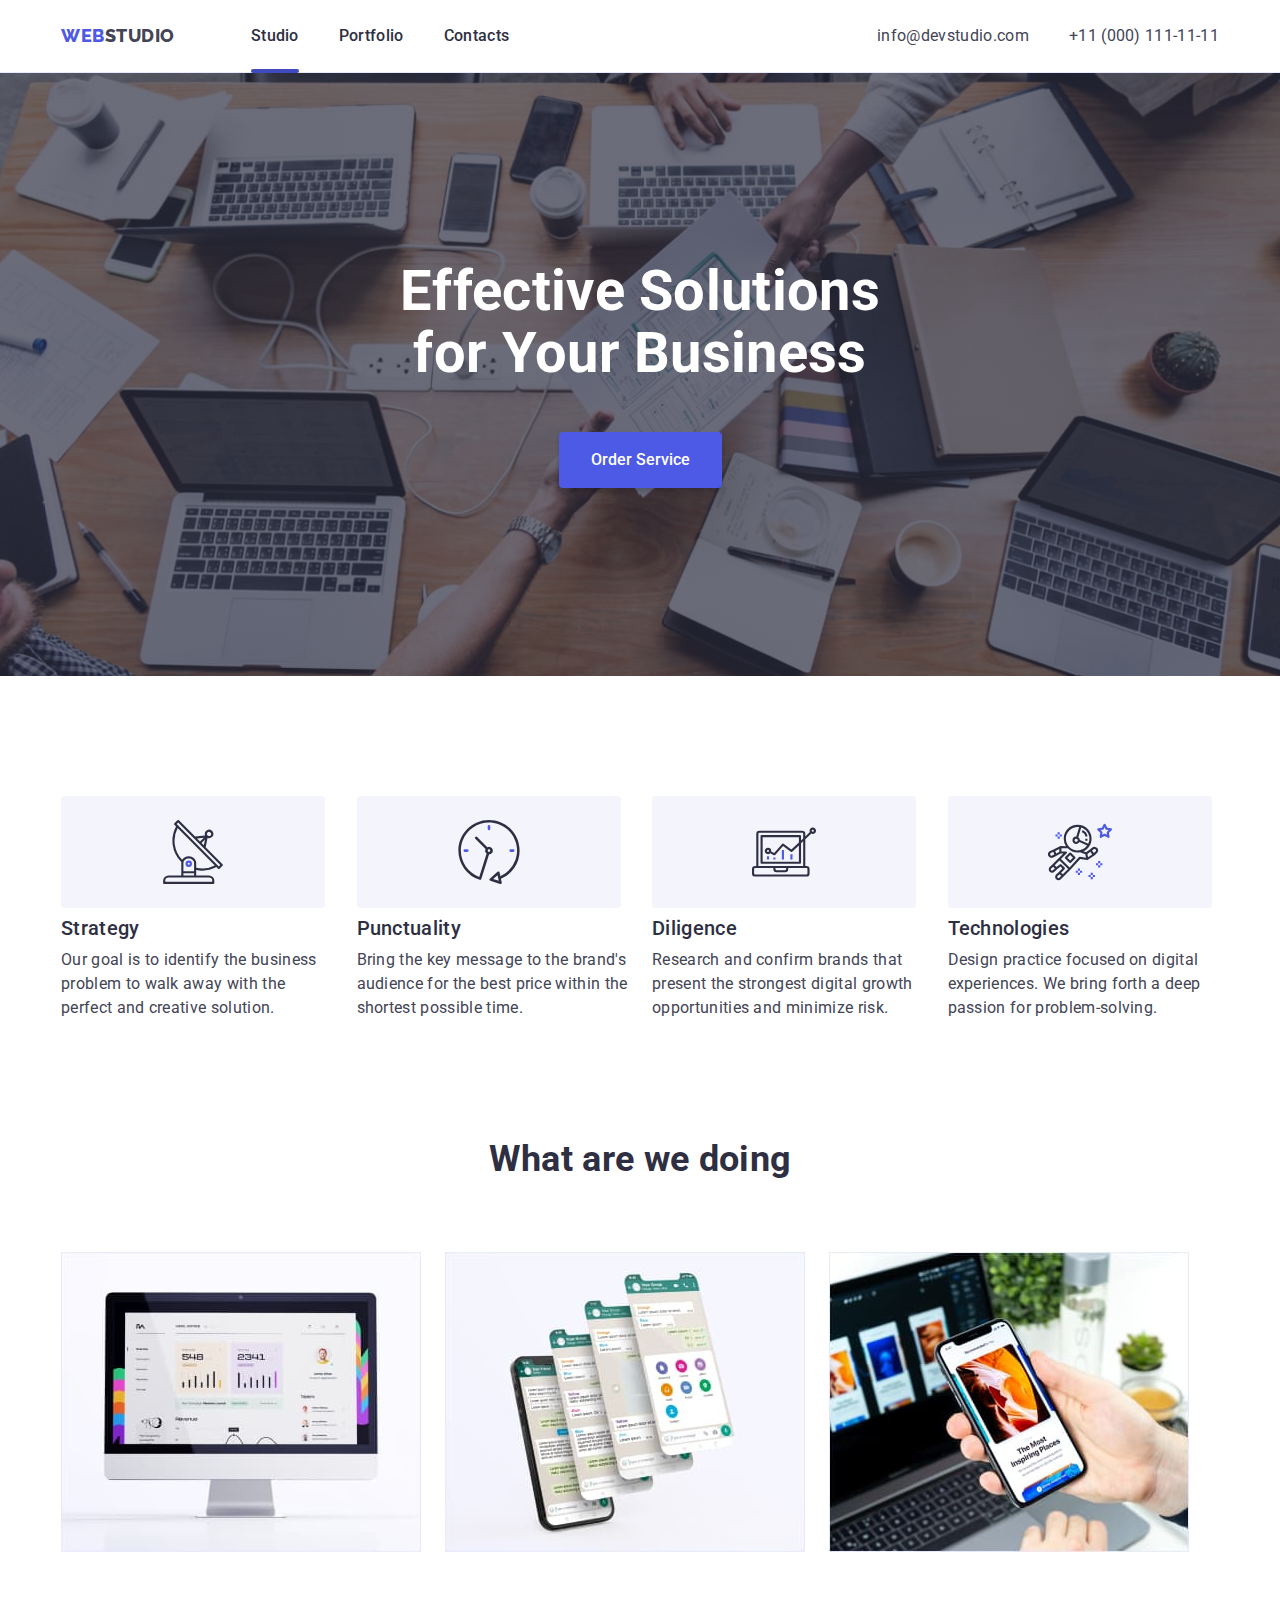
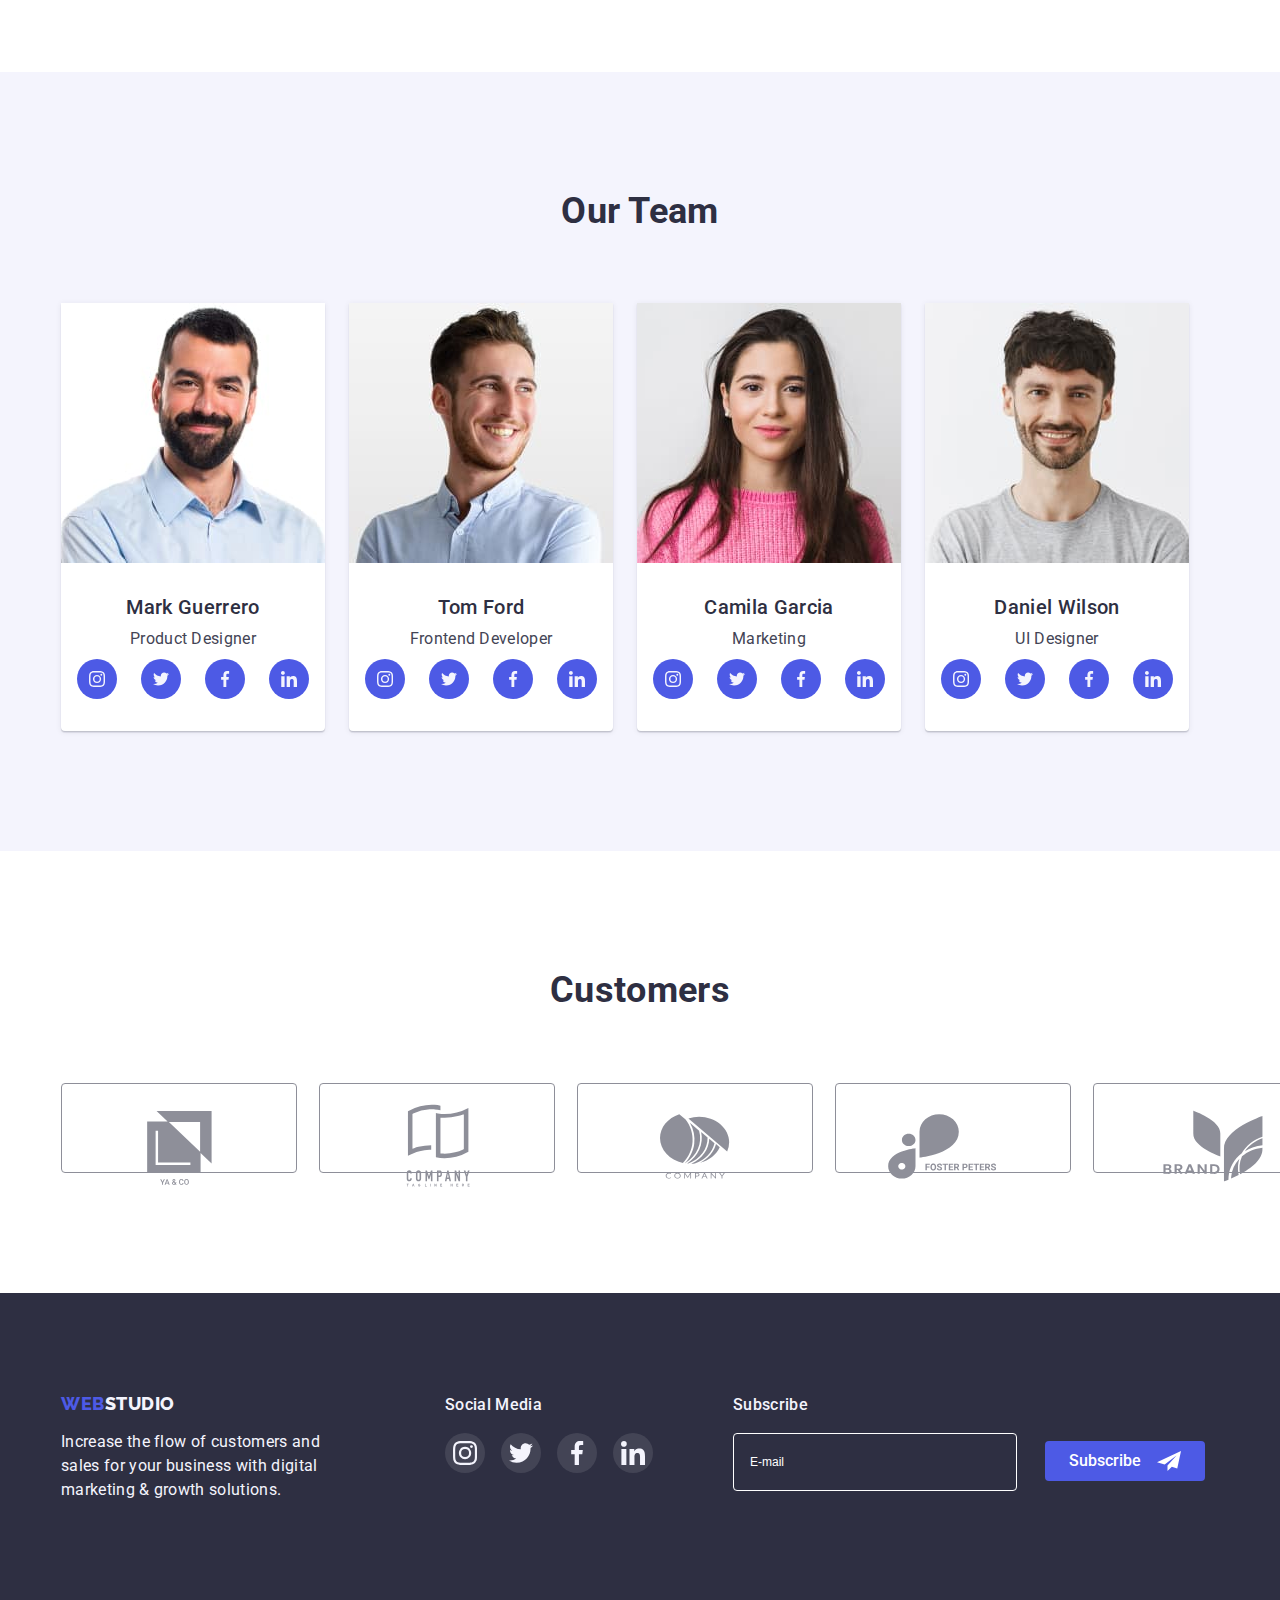
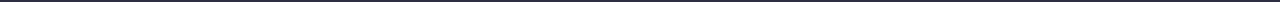
<file: index.html>
<!DOCTYPE html>
<html lang="en">
  <head>
    <meta charset="UTF-8" />
    <meta http-equiv="X-UA-Compatible" content="IE=edge" />
    <meta name="viewport" content="width=device-width, initial-scale=1.0" />
    <link
      href="https://fonts.googleapis.com/css2?family=Raleway:wght@800&family=Roboto:wght@400;500;700&display=swap"
      rel="stylesheet"
    />
    <link
      rel="stylesheet"
      href="https://cdnjs.cloudflare.com/ajax/libs/modern-normalize/1.1.0/modern-normalize.min.css"
      integrity="sha512-wpPYUAdjBVSE4KJnH1VR1HeZfpl1ub8YT/NKx4PuQ5NmX2tKuGu6U/JRp5y+Y8XG2tV+wKQpNHVUX03MfMFn9Q=="
      crossorigin="anonymous"
      referrerpolicy="no-referrer"
    />
    <link rel="stylesheet" href="./css/styles.css" />
    <title>Studio</title>
  </head>
  <body>
    <!-- Header Section - Done -->
    <header class="header-section">
      <div class="container">
        <div class="header-container">
          <nav class="navigation-tabs">
            <a href="./index.html" class="web-studio-title top-logo"
              ><span class="web-color">WEB</span>STUDIO</a
            >
            <ul class="tabs-list">
              <li>
                <a href="./index.html" class="tab-item active">Studio</a>
              </li>
              <li>
                <a href="./portfolio.html" class="tab-item tab-item-portfolio"
                  >Portfolio</a
                >
              </li>
              <li><a href="#" class="tab-item">Contacts</a></li>
            </ul>
          </nav>
          <address class="address">
            <ul class="address-list">
              <li>
                <a href="mailto:info@devstudio.com" class="address-item"
                  >info@devstudio.com</a
                >
              </li>
              <li>
                <a href="tel:+110001111111" class="address-item"
                  >+11 (000) 111-11-11</a
                >
              </li>
            </ul>
          </address>
        </div>
      </div>
    </header>
    <!-- Main Section - Unique -->
    <main class="main-container">
      <!-- Hero Section - Done -->
      <section class="hero-section overlay">
        <div class="hero-container">
          <h1 class="h1-title">Effective Solutions for Your Business</h1>
          <button type="button" class="button hero-button" data-modal-open>
            Order Service
          </button>
        </div>
        <div class=""></div>
      </section>
      <!-- Features Section - Done -->
      <section class="features-section">
        <div class="container">
          <h2 class="visually-hidden">Features</h2>
          <ul class="feature-list">
            <li class="feature-item">
              <div class="feature-icon-container">
                <svg class="feature-icon">
                  <use href="./images/icons.svg#strategy"></use>
                </svg>
              </div>
              <h3 class="h3-title">Strategy</h3>
              <p>
                Our goal is to identify the business problem to walk away with
                the perfect and creative solution.
              </p>
            </li>
            <li class="feature-item">
              <div class="feature-icon-container">
                <svg class="feature-icon">
                  <use href="./images/icons.svg#punctuality"></use>
                </svg>
              </div>
              <h3 class="h3-title">Punctuality</h3>
              <p>
                Bring the key message to the brand's audience for the best price
                within the shortest possible time.
              </p>
            </li>
            <li class="feature-item">
              <div class="feature-icon-container">
                <svg class="feature-icon">
                  <use href="./images/icons.svg#diligence"></use>
                </svg>
              </div>
              <h3 class="h3-title">Diligence</h3>
              <p>
                Research and confirm brands that present the strongest digital
                growth opportunities and minimize risk.
              </p>
            </li>
            <li class="feature-item">
              <div class="feature-icon-container">
                <svg class="feature-icon">
                  <use href="./images/icons.svg#technologies"></use>
                </svg>
              </div>
              <h3 class="h3-title">Technologies</h3>
              <p>
                Design practice focused on digital experiences. We bring forth a
                deep passion for problem-solving.
              </p>
            </li>
          </ul>
        </div>
      </section>
      <!-- What Are We Doing Section - Done -->
      <section class="waw-doing-section">
        <div class="container">
          <h2 class="h2-title">What are we doing</h2>
          <ul class="work-list">
            <li class="work-item">
              <img
                src="./images/what-are-we-doing/1st-pic.jpg"
                alt="1st pic"
                width="360"
                height="300"
              />
            </li>
            <li class="work-item">
              <img
                src="./images/what-are-we-doing/2nd-pic.jpg"
                alt="2nd pic"
                width="360"
                height="300"
              />
            </li>
            <li class="work-item">
              <img
                src="./images/what-are-we-doing/3d-pic.jpg"
                alt="3d pic"
                width="360"
                height="300"
              />
            </li>
          </ul>
        </div>
      </section>
      <!-- Our Team Section -->
      <section class="our-team-section">
        <div class="container">
          <h2 class="h2-title">Our Team</h2>
          <ul class="team-list">
            <li class="team-item">
              <img
                class="team-img"
                src="./images/our-team/1-mark-photo.jpg"
                alt="Mark Guerrero"
                width="264"
                height="260"
              />
              <div class="team-desc">
                <h3 class="h3-title">Mark Guerrero</h3>
                <p class="text-section">Product Designer</p>
                <ul class="team-socials">
                  <li>
                    <a class="social-link team-link" href="#">
                      <svg class="team-icon">
                        <use href="./images/icons.svg#instagram"></use>
                      </svg>
                    </a>
                  </li>
                  <li>
                    <a class="social-link team-link" href="#">
                      <svg class="team-icon">
                        <use href="./images/icons.svg#twitter"></use>
                      </svg>
                    </a>
                  </li>
                  <li>
                    <a class="social-link team-link" href="#">
                      <svg class="team-icon">
                        <use href="./images/icons.svg#facebook"></use>
                      </svg>
                    </a>
                  </li>
                  <li>
                    <a class="social-link team-link" href="#">
                      <svg class="team-icon">
                        <use href="./images/icons.svg#linkedin"></use>
                      </svg>
                    </a>
                  </li>
                </ul>
              </div>
            </li>
            <li class="team-item">
              <img
                class="team-img"
                src="./images/our-team/2-tom-photo.jpg"
                alt="Tom Ford"
                width="264"
                height="260"
              />
              <div class="team-desc">
                <h3 class="h3-title">Tom Ford</h3>
                <p class="text-section">Frontend Developer</p>
                <ul class="team-socials">
                  <li>
                    <a class="social-link team-link" href="#">
                      <svg class="team-icon">
                        <use href="./images/icons.svg#instagram"></use>
                      </svg>
                    </a>
                  </li>
                  <li>
                    <a class="social-link team-link" href="#">
                      <svg class="team-icon">
                        <use href="./images/icons.svg#twitter"></use>
                      </svg>
                    </a>
                  </li>
                  <li>
                    <a class="social-link team-link" href="#">
                      <svg class="team-icon">
                        <use href="./images/icons.svg#facebook"></use>
                      </svg>
                    </a>
                  </li>
                  <li>
                    <a class="social-link team-link" href="#">
                      <svg class="team-icon">
                        <use href="./images/icons.svg#linkedin"></use>
                      </svg>
                    </a>
                  </li>
                </ul>
              </div>
            </li>
            <li class="team-item">
              <img
                class="team-img"
                src="./images/our-team/3-camila-photo.jpg"
                alt="Camila Garcia"
                width="264"
                height="260"
              />
              <div class="team-desc">
                <h3 class="h3-title">Camila Garcia</h3>
                <p class="text-section">Marketing</p>
                <ul class="team-socials">
                  <li>
                    <a class="social-link team-link" href="#">
                      <svg class="team-icon">
                        <use href="./images/icons.svg#instagram"></use>
                      </svg>
                    </a>
                  </li>
                  <li>
                    <a class="social-link team-link" href="#">
                      <svg class="team-icon">
                        <use href="./images/icons.svg#twitter"></use>
                      </svg>
                    </a>
                  </li>
                  <li>
                    <a class="social-link team-link" href="#">
                      <svg class="team-icon">
                        <use href="./images/icons.svg#facebook"></use>
                      </svg>
                    </a>
                  </li>
                  <li>
                    <a class="social-link team-link" href="#">
                      <svg class="team-icon">
                        <use href="./images/icons.svg#linkedin"></use>
                      </svg>
                    </a>
                  </li>
                </ul>
              </div>
            </li>
            <li class="team-item">
              <img
                class="team-img"
                src="./images/our-team/4-daniel-photo.jpg"
                alt="Daniel Wilson"
                width="264"
                height="260"
              />
              <div class="team-desc">
                <h3 class="h3-title">Daniel Wilson</h3>
                <p class="text-section">UI Designer</p>
                <ul class="team-socials">
                  <li>
                    <a class="social-link team-link" href="#">
                      <svg class="team-icon">
                        <use href="./images/icons.svg#instagram"></use>
                      </svg>
                    </a>
                  </li>
                  <li>
                    <a class="social-link team-link" href="#">
                      <svg class="team-icon">
                        <use href="./images/icons.svg#twitter"></use>
                      </svg>
                    </a>
                  </li>
                  <li>
                    <a class="social-link team-link" href="#">
                      <svg class="team-icon">
                        <use href="./images/icons.svg#facebook"></use>
                      </svg>
                    </a>
                  </li>
                  <li>
                    <a class="social-link team-link" href="#">
                      <svg class="team-icon">
                        <use href="./images/icons.svg#linkedin"></use>
                      </svg>
                    </a>
                  </li>
                </ul>
              </div>
            </li>
          </ul>
        </div>
      </section>
      <!-- Customers Section -->
      <section class="customers-section">
        <div class="container">
          <h2 class="h2-title">Customers</h2>
          <ul class="customers-list">
            <li class="customer-item">
              <a class="customer-link" href="">
                <svg class="customer-icon">
                  <use href="./images/icons.svg#ya-co"></use>
                </svg>
              </a>
            </li>
            <li class="customer-item">
              <a class="customer-link" href="">
                <svg class="customer-icon">
                  <use href="./images/icons.svg#company-tagline-here"></use>
                </svg>
              </a>
            </li>
            <li class="customer-item">
              <a class="customer-link" href="">
                <svg class="customer-icon">
                  <use href="./images/icons.svg#company"></use>
                </svg>
              </a>
            </li>
            <li class="customer-item">
              <a class="customer-link" href="">
                <svg class="customer-icon">
                  <use href="./images/icons.svg#foster-peters"></use>
                </svg>
              </a>
            </li>
            <li class="customer-item">
              <a class="customer-link" href="">
                <svg class="customer-icon">
                  <use href="./images/icons.svg#brand"></use>
                </svg>
              </a>
            </li>
            <li class="customer-item">
              <a class="customer-link" href="">
                <svg class="customer-icon">
                  <use href="./images/icons.svg#company-tag-line"></use>
                </svg>
              </a>
            </li>
          </ul>
        </div>
      </section>
    </main>
    <!-- Footer Section - Done -->
    <footer class="footer">
      <div class="container">
        <div class="footer-list">
          <div class="footer-content">
            <a href="./index.html" class="web-studio-title bottom-logo"
              ><span class="web-color">WEB</span
              ><span class="studio-color">STUDIO</span></a
            >
            <p class="footer-text">
              Increase the flow of customers and sales for your business with
              digital marketing & growth solutions.
            </p>
          </div>
          <div class="footer-social-container">
            <p class="footer-text footer-title">Social Media</p>
            <ul class="footer-socials-list">
              <li>
                <a class="social-link footer-link" href="#">
                  <svg class="footer-icon">
                    <use href="./images/icons.svg#instagram"></use>
                  </svg>
                </a>
              </li>
              <li>
                <a class="social-link footer-link" href="#">
                  <svg class="footer-icon">
                    <use href="./images/icons.svg#twitter"></use>
                  </svg>
                </a>
              </li>
              <li>
                <a class="social-link footer-link" href="#">
                  <svg class="footer-icon">
                    <use href="./images/icons.svg#facebook"></use>
                  </svg>
                </a>
              </li>
              <li>
                <a class="social-link footer-link" href="#">
                  <svg class="footer-icon">
                    <use href="./images/icons.svg#linkedin"></use>
                  </svg>
                </a>
              </li>
            </ul>
          </div>
          <form class="subscribe-container">
            <p class="footer-text footer-title">Subscribe</p>
            <label
              for="footer-email"
              class="footer-text footer-title footer-label visually-hidden"
              >Subscribe</label
            >
            <input
              type="email"
              name="email"
              class="footer-input footer-text"
              id="footer-email"
              placeholder="E-mail"
            />
            <button type="submit" class="button footer-button">
              Subscribe<svg class="footer-icon button-footer-icon">
                <use href="./images/icons.svg#telegram"></use>
              </svg>
            </button>
          </form>
        </div>
      </div>
    </footer>
    <!-- Modal Section -->
    <div class="backdrop is-hidden" data-modal>
      <div class="modal">
        <button type="button" class="modal-button-close" data-modal-close>
          <svg class="close-button-icon">
            <use href="./images/icons.svg#close-button"></use>
          </svg>
        </button>
        <h3 class="h3-title modal-title">
          Leave your contacts and we will call you back
        </h3>
        <form class="modal-form">
          <label for="modal-name" class="modal-name">Name</label>
          <div class="modal-input-field">
            <input
              type="text"
              name="name"
              id="modal-name"
              class="modal-input"
            />
            <svg class="modal-icon person">
              <use href="./images/icons.svg#person"></use>
            </svg>
          </div>
          <label for="modal-phone" class="modal-name">Phone</label>
          <div class="modal-input-field">
            <input type="tel" name="tel" id="modal-phone" class="modal-input" />
            <svg class="modal-icon phone">
              <use href="./images/icons.svg#phone"></use>
            </svg>
          </div>
          <label for="modal-email" class="modal-name">Email</label>
          <div class="modal-input-field">
            <input
              type="email"
              name="email"
              id="modal-email"
              class="modal-input"
            />
            <svg class="modal-icon email">
              <use href="./images/icons.svg#email"></use>
            </svg>
          </div>
          <label for="modal-comment" class="modal-name">Comment</label>
          <textarea
            name="comment"
            id="modal-comment"
            class="modal-input comment modal-name"
            placeholder="Text input"
          ></textarea>
          <label for="modal-checkbox" class="checkbox-name">
            <input
              type="checkbox"
              name="checkbox"
              id="modal-checkbox"
              class="modal-checkbox visually-hidden"
              required
            />
            <svg class="checkbox-icon">
              <use href="./images/icons.svg#confirm"></use>
            </svg>
            <span
              >I accept the terms and conditions of the
              <a href="#" class="privacy-policy">Privacy Policy</a>
            </span>
          </label>
          <button type="submit" class="button hero-button modal-button">
            Send
          </button>
        </form>
      </div>
    </div>
    <script src="./js/modal.js"></script>
  </body>
</html>
</file>
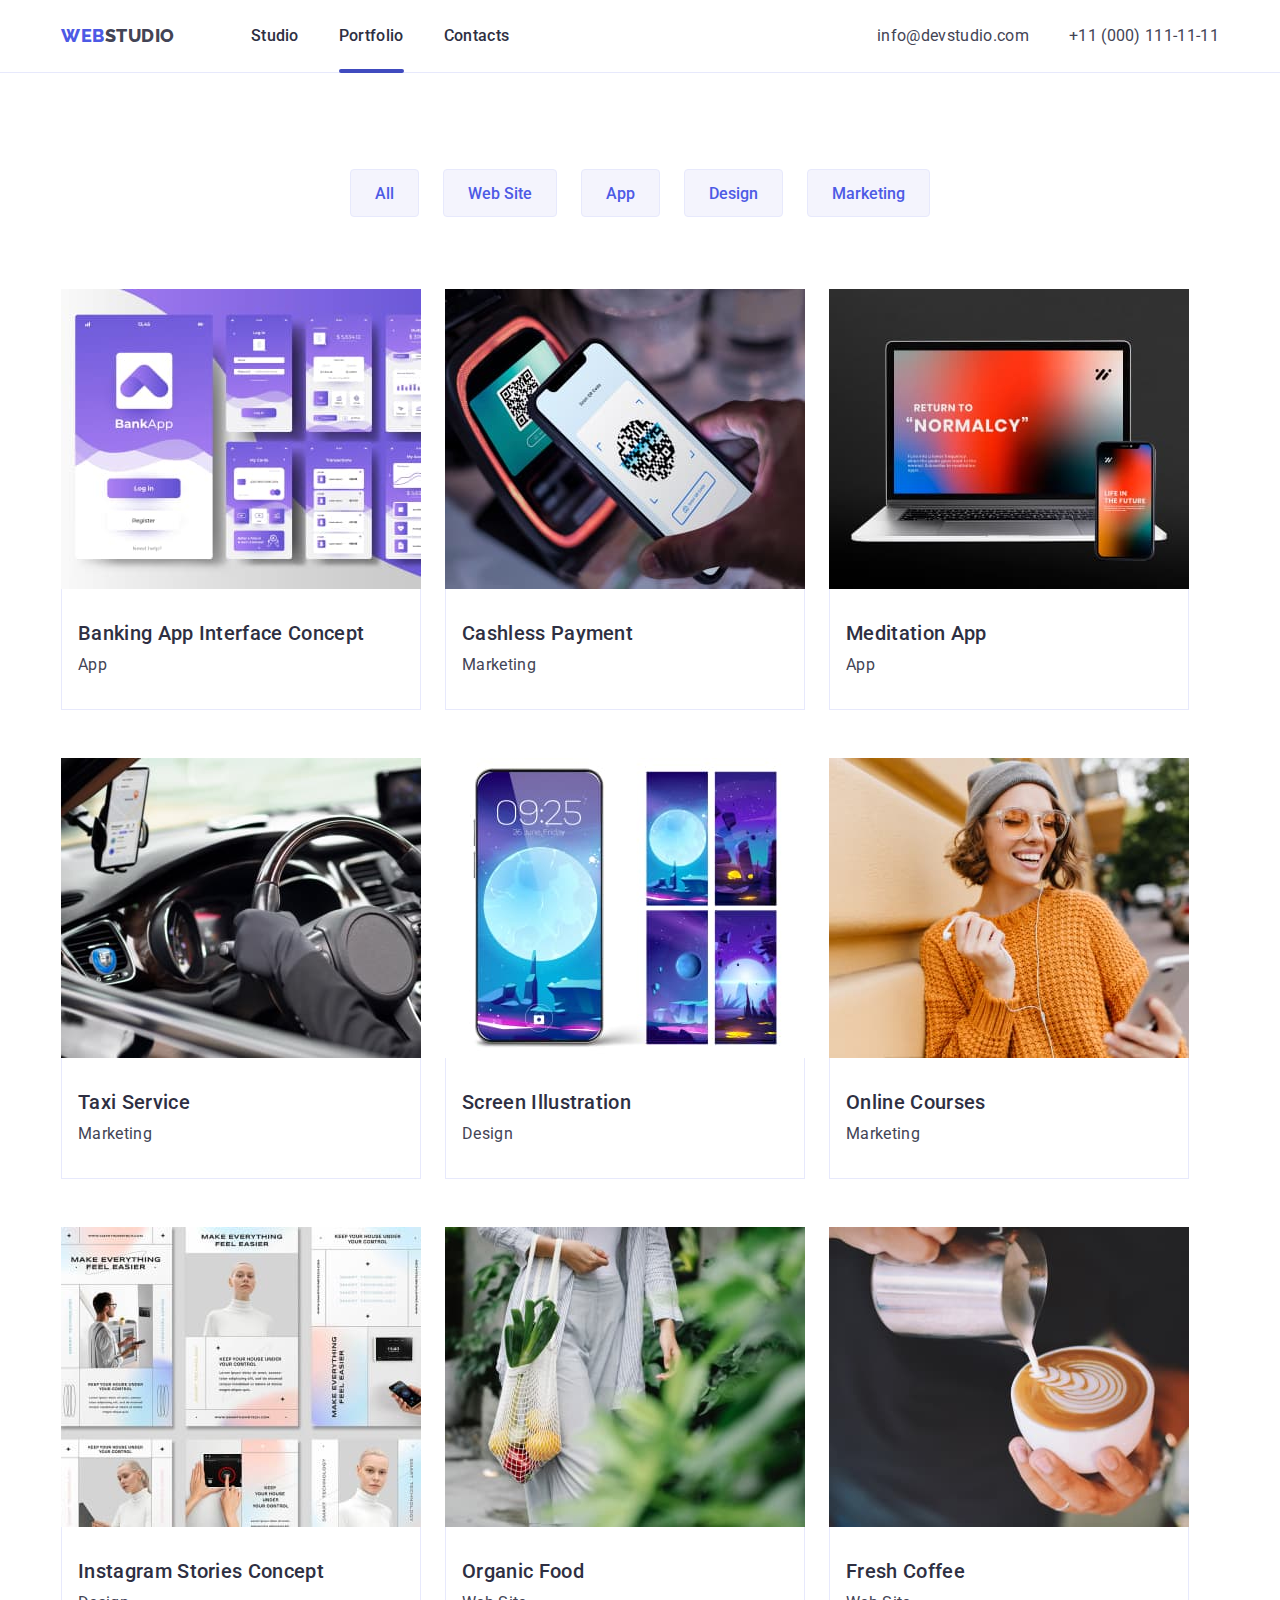
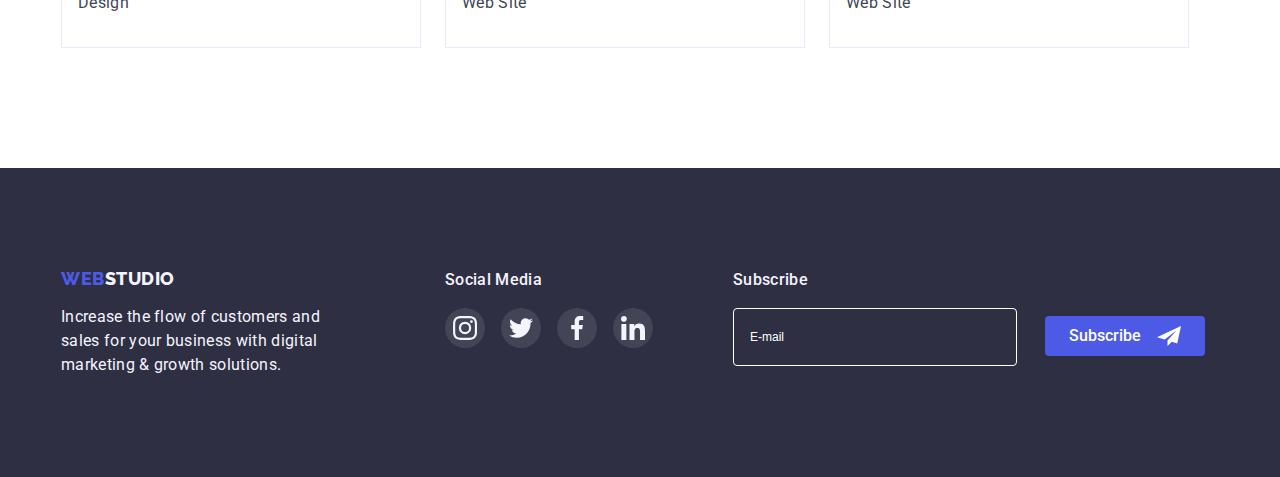
<file: portfolio.html>
<!DOCTYPE html>
<html lang="en">
  <head>
    <meta charset="UTF-8" />
    <meta http-equiv="X-UA-Compatible" content="IE=edge" />
    <meta name="viewport" content="width=device-width, initial-scale=1.0" />
    <link
      href="https://fonts.googleapis.com/css2?family=Raleway:wght@800&family=Roboto:wght@400;500;700&display=swap"
      rel="stylesheet"
    />
    <link
      rel="stylesheet"
      href="https://cdnjs.cloudflare.com/ajax/libs/modern-normalize/1.1.0/modern-normalize.min.css"
      integrity="sha512-wpPYUAdjBVSE4KJnH1VR1HeZfpl1ub8YT/NKx4PuQ5NmX2tKuGu6U/JRp5y+Y8XG2tV+wKQpNHVUX03MfMFn9Q=="
      crossorigin="anonymous"
      referrerpolicy="no-referrer"
    />
    <link rel="stylesheet" href="./css/styles.css" />
    <title>Portfolio</title>
  </head>
  <body>
    <!-- Header Section - Done -->
    <header class="header-section">
      <div class="container">
        <div class="header-container">
          <nav class="navigation-tabs">
            <a href="./index.html" class="web-studio-title top-logo"
              ><span class="web-color">WEB</span>STUDIO</a
            >
            <ul class="tabs-list">
              <li><a href="./index.html" class="tab-item">Studio</a></li>
              <li>
                <a href="./portfolio.html" class="tab-item active">Portfolio</a>
              </li>
              <li><a href="#" class="tab-item">Contacts</a></li>
            </ul>
          </nav>
          <address class="address">
            <ul class="address-list">
              <li>
                <a href="mailto:info@devstudio.com" class="address-item"
                  >info@devstudio.com</a
                >
              </li>
              <li>
                <a href="tel:+110001111111" class="address-item"
                  >+11 (000) 111-11-11</a
                >
              </li>
            </ul>
          </address>
        </div>
      </div>
    </header>
    <!--Main Section - Unique -->
    <main>
      <!-- Portfolio Section -->
      <section class="portfolio-section">
        <!-- Portfolio Buttons - Done -->
        <h1 class="visually-hidden">Portfolio Tab</h1>
        <div class="container">
          <ul class="buttons-list">
            <li>
              <button type="button" class="button portfolio-button">All</button>
            </li>
            <li>
              <button type="button" class="button portfolio-button">
                Web Site
              </button>
            </li>
            <li>
              <button type="button" class="button portfolio-button">App</button>
            </li>
            <li>
              <button type="button" class="button portfolio-button">
                Design
              </button>
            </li>
            <li>
              <button type="button" class="button portfolio-button">
                Marketing
              </button>
            </li>
          </ul>
          <!-- Portfolio Cards -->
          <h2 class="visually-hidden">Cards</h2>
          <ul class="portfolio-list">
            <li class="portfolio-item">
              <a href="" class="portfolio-card">
                <div class="portfolio-hidden-container">
                  <img
                    src="./images/portfolio/1-banking-app-interface-concept.jpg"
                    alt="Banking App Interface Concept"
                    width="360"
                    height="300"
                  />
                  <div class="hidden-text-overlay">
                    <p class="portfolio-hidden-desc">
                      14 Stylish and User-Friendly App Design Concepts · Task
                      Manager App · Calorie Tracker App · Exotic Fruit Ecommerce
                      App · Cloud Storage App
                    </p>
                  </div>
                </div>
                <div class="portfolio-desc">
                  <h3 class="h3-title">Banking App Interface Concept</h3>
                  <p>App</p>
                </div>
              </a>
            </li>
            <li class="portfolio-item">
              <a href="" class="portfolio-card">
                <div class="portfolio-hidden-container">
                  <img
                    src="./images/portfolio/2-cashless-payment.jpg"
                    alt="Cashless Payment"
                    width="360"
                    height="300"
                  />
                  <div class="hidden-text-overlay">
                    <p class="portfolio-hidden-desc">
                      14 Stylish and User-Friendly App Design Concepts · Task
                      Manager App · Calorie Tracker App · Exotic Fruit Ecommerce
                      App · Cloud Storage App
                    </p>
                  </div>
                </div>
                <div class="portfolio-desc">
                  <h3 class="h3-title">Cashless Payment</h3>
                  <p>Marketing</p>
                </div>
              </a>
            </li>
            <li class="portfolio-item">
              <a href="" class="portfolio-card">
                <div class="portfolio-hidden-container">
                  <img
                    src="./images/portfolio/3-meditation-app.jpg"
                    alt="Meditaion App"
                    width="360"
                    height="300"
                  />
                  <div class="hidden-text-overlay">
                    <p class="portfolio-hidden-desc">
                      14 Stylish and User-Friendly App Design Concepts · Task
                      Manager App · Calorie Tracker App · Exotic Fruit Ecommerce
                      App · Cloud Storage App
                    </p>
                  </div>
                </div>
                <div class="portfolio-desc">
                  <h3 class="h3-title">Meditation App</h3>
                  <p>App</p>
                </div>
              </a>
            </li>
            <li class="portfolio-item">
              <a href="" class="portfolio-card">
                <div class="portfolio-hidden-container">
                  <img
                    src="./images/portfolio/4-taxi-service.jpg"
                    alt="Taxi Service"
                    width="360"
                    height="300"
                  />
                  <div class="hidden-text-overlay">
                    <p class="portfolio-hidden-desc">
                      14 Stylish and User-Friendly App Design Concepts · Task
                      Manager App · Calorie Tracker App · Exotic Fruit Ecommerce
                      App · Cloud Storage App
                    </p>
                  </div>
                </div>
                <div class="portfolio-desc">
                  <h3 class="h3-title">Taxi Service</h3>
                  <p>Marketing</p>
                </div>
              </a>
            </li>
            <li class="portfolio-item">
              <a href="" class="portfolio-card">
                <div class="portfolio-hidden-container">
                  <img
                    src="./images/portfolio/5-screen-illustrations.jpg"
                    alt="Screen Illustration"
                    width="360"
                    height="300"
                  />
                  <div class="hidden-text-overlay">
                    <p class="portfolio-hidden-desc">
                      14 Stylish and User-Friendly App Design Concepts · Task
                      Manager App · Calorie Tracker App · Exotic Fruit Ecommerce
                      App · Cloud Storage App
                    </p>
                  </div>
                </div>
                <div class="portfolio-desc">
                  <h3 class="h3-title">Screen Illustration</h3>
                  <p>Design</p>
                </div>
              </a>
            </li>
            <li class="portfolio-item">
              <a href="" class="portfolio-card">
                <div class="portfolio-hidden-container">
                  <img
                    src="./images/portfolio/6-online-courses.jpg"
                    alt="Online Courses"
                    width="360"
                    height="300"
                  />
                  <div class="hidden-text-overlay">
                    <p class="portfolio-hidden-desc">
                      14 Stylish and User-Friendly App Design Concepts · Task
                      Manager App · Calorie Tracker App · Exotic Fruit Ecommerce
                      App · Cloud Storage App
                    </p>
                  </div>
                </div>
                <div class="portfolio-desc">
                  <h3 class="h3-title">Online Courses</h3>
                  <p>Marketing</p>
                </div>
              </a>
            </li>
            <li class="portfolio-item">
              <a href="" class="portfolio-card">
                <div class="portfolio-hidden-container">
                  <img
                    src="./images/portfolio/7-instagram-stories-concept.jpg"
                    alt="Instagram Stories Concept"
                    width="360"
                    height="300"
                  />
                  <div class="hidden-text-overlay">
                    <p class="portfolio-hidden-desc">
                      14 Stylish and User-Friendly App Design Concepts · Task
                      Manager App · Calorie Tracker App · Exotic Fruit Ecommerce
                      App · Cloud Storage App
                    </p>
                  </div>
                </div>
                <div class="portfolio-desc">
                  <h3 class="h3-title">Instagram Stories Concept</h3>
                  <p>Design</p>
                </div>
              </a>
            </li>
            <li class="portfolio-item">
              <a href="" class="portfolio-card">
                <div class="portfolio-hidden-container">
                  <img
                    src="./images/portfolio/8-organic-food.jpg"
                    alt="Organic Food"
                    width="360"
                    height="300"
                  />
                  <div class="hidden-text-overlay">
                    <p class="portfolio-hidden-desc">
                      14 Stylish and User-Friendly App Design Concepts · Task
                      Manager App · Calorie Tracker App · Exotic Fruit Ecommerce
                      App · Cloud Storage App
                    </p>
                  </div>
                </div>
                <div class="portfolio-desc">
                  <h3 class="h3-title">Organic Food</h3>
                  <p>Web Site</p>
                </div>
              </a>
            </li>
            <li class="portfolio-item">
              <a href="" class="portfolio-card">
                <div class="portfolio-hidden-container">
                  <img
                    src="./images/portfolio/9-fresh-coffee.jpg"
                    alt="Fresh Coffee"
                    width="360"
                    height="300"
                  />
                  <div class="hidden-text-overlay">
                    <p class="portfolio-hidden-desc">
                      14 Stylish and User-Friendly App Design Concepts · Task
                      Manager App · Calorie Tracker App · Exotic Fruit Ecommerce
                      App · Cloud Storage App
                    </p>
                  </div>
                </div>
                <div class="portfolio-desc">
                  <h3 class="h3-title">Fresh Coffee</h3>
                  <p>Web Site</p>
                </div>
              </a>
            </li>
          </ul>
        </div>
      </section>
    </main>
    <!-- Footer Section - Done -->
    <footer class="footer">
      <div class="container">
        <div class="footer-list">
          <div class="footer-content">
            <a href="./index.html" class="web-studio-title bottom-logo"
              ><span class="web-color">WEB</span
              ><span class="studio-color">STUDIO</span></a
            >
            <p class="footer-text">
              Increase the flow of customers and sales for your business with
              digital marketing & growth solutions.
            </p>
          </div>
          <div class="footer-social-container">
            <p class="footer-text footer-title">Social Media</p>
            <ul class="footer-socials-list">
              <li>
                <a class="social-link footer-link" href="#">
                  <svg class="footer-icon">
                    <use href="./images/icons.svg#instagram"></use>
                  </svg>
                </a>
              </li>
              <li>
                <a class="social-link footer-link" href="#">
                  <svg class="footer-icon">
                    <use href="./images/icons.svg#twitter"></use>
                  </svg>
                </a>
              </li>
              <li>
                <a class="social-link footer-link" href="#">
                  <svg class="footer-icon">
                    <use href="./images/icons.svg#facebook"></use>
                  </svg>
                </a>
              </li>
              <li>
                <a class="social-link footer-link" href="#">
                  <svg class="footer-icon">
                    <use href="./images/icons.svg#linkedin"></use>
                  </svg>
                </a>
              </li>
            </ul>
          </div>
          <form class="subscribe-container">
            <label
              for="footer-email"
              class="footer-text footer-title footer-label"
              >Subscribe</label
            >
            <input
              type="email"
              name="email"
              class="footer-input footer-text"
              id="footer-email"
              placeholder="E-mail"
            />
            <button type="submit" class="button footer-button">
              Subscribe<svg class="footer-icon button-footer-icon">
                <use href="./images/icons.svg#telegram"></use>
              </svg>
            </button>
          </form>
        </div>
      </div>
    </footer>
  </body>
</html>
</file>
<file: css/styles.css>
:root {
    /* Main Title: Color */
    --h1-textButton-background: #FFFFFF;
    /* Additionaly Title: Color */
    --h2-h3-background: #2E2F42;
    /* Main Navigation, Adress: Color */
    --nav-adress-p: #434455;
    /* Span, Main Title Button Background: Color */
    --span-activeButton: #4D5AE5;
    /* Footer Studio Word, Third Section Background: Color */
    --background-studioWord-text: #F4F4FD;
    /* Non-Active Buttons Background */
    --nonActiveButtonsBackground: #E7E9FC;
    /* Active Button Portfolio Background */
    --activeButtonPortfolio: #404BBF;

    /* Border Customers Icons Color*/
    --borderCustomersIcon: #8E8F99;
    /* Focus/Hover Footer Background Color */
    --footerActiveBackgroungColor: #31D0AA;
    /* Background Modal Color */
    --modal-Background: #FCFCFC;

    /* Transition Type Function */
    --type-function: cubic-bezier(0.4, 0, 0.2, 1);
    /* Transition Time Function */
    --time-function: 250ms;
}

/* /////////////////////////////////////////////////////////////////////////////// */
/* /////////////////////////////// All Page  ///////////////////////////////////// */
/* /////////////////////////////////////////////////////////////////////////////// */

body {
    margin: 0 auto;

    font-family: Roboto, sans-serif;
    font-size: 16px;
    line-height: 1.5;
    letter-spacing: 0.02em;

    background-color: var(--h1-textButton-background);
    color: var(--nav-adress-p);
}
h1, h2, h3, h4, h5, h6, p, ul {
    margin: 0;
}
img {
    display: block;
    
    max-width: 100%;
    height: auto;
}
ul {
    list-style: none;

    margin: 0;
    padding: 0;
}
textarea {
    resize: none;
}
.container {
    width: 1158px;

    padding-left: 15px;
    padding-right: 15px;
    margin: 0 auto;
}
.web-studio-title {
    font-family: Raleway, sans-serif;
    font-weight: 800;
    font-size: 18px;
    line-height: 1.17;
    letter-spacing: 0.03em;
    text-decoration: none;

    color: var(--nav-adress-p);
}
.button {
    display: inline-block;

    font-family: Roboto, sans-serif;
    font-weight: 500;
    font-size: 16px;
    line-height: 1.5;

    cursor: pointer;
}
.h2-title {
    font-weight: 700;
    font-size: 36px;
    line-height: 1.1;
    text-align: center;

    margin-bottom: 72px;

    color: var(--h2-h3-background);
}
.h3-title {
    font-weight: 500;
    font-size: 20px;
    line-height: 1.2;

    margin-bottom: 8px;

    color: var(--h2-h3-background);
}
.visually-hidden {
    position: absolute;
    width: 1px;
    height: 1px;
    margin: -1px;
    border: 0;
    padding: 0;
    white-space: nowrap;
    clip-path: inset(100%);
    clip: rect(0 0 0 0);
    overflow: hidden;
}
.social-link {
    display: flex;
    width: 40px;
    height: 40px;

    justify-content: center;
    align-items: center;

    border-radius: 50%;
}
/* /////////////////////////////////////////////////////////////////////////////// */
/* ////////////////////////////// Header Section ///////////////////////////////// */
/* /////////////////////////////////////////////////////////////////////////////// */

.header-section {
    border-bottom: 1px solid var(--nonActiveButtonsBackground);
}
.header-container {
    display: flex;
}
.top-logo {
    padding-top: 25px;
    padding-bottom: 25px;
    margin-right: 76px;
}
.web-color {
    color: var(--span-activeButton);
}
.navigation-tabs {
    display: flex;
}
.tabs-list {
    display: flex;
    
    gap: 40px;
}
.tab-item {
    position: relative;
    display: block;
    font-weight: 500;
    text-decoration: none;

    padding-top: 24px;
    padding-bottom: 24px;

    color: var(--h2-h3-background);

    transition: color var(--time-function) var(--type-function);
}
.tab-item.active::after {
    position: absolute;
    bottom: 0;
    transform: translateY(1px);

    content: "";
    display: block;

    width: 100%;
    height: 4px;
    border-radius: 2px;

    background-color: var(--activeButtonPortfolio);
}
.tab-item:hover, .tab-item:focus {
    color: var(--activeButtonPortfolio);
}
.address {
    margin-left: auto;
}
.address-list {
    display: flex;

    gap: 40px;
}
.address-item {
    display: block;
    font-style: normal;
    text-decoration: none;

    padding-top: 24px;
    padding-bottom: 24px;

    color: var(--nav-adress-p);

    transition: color var(--time-function) var(--type-function);
}
.address-item:hover, .address-item:focus {
    color: var(--activeButtonPortfolio);
}

/* /////////////////////////////////////////////////////////////////////////////// */
/* /////////////////////////////// Studio Tab //////////////////////////////////// */
/* /////////////////////////////////////////////////////////////////////////////// */

/* /////////////*/
/* Hero Section */
/* //////////// */
.hero-section {
    padding-top: 188px;
    padding-bottom: 188px;

    background-color: var(--h2-h3-background);
}
.overlay {
    max-width: 1440px;

    margin: 0 auto;

    background-image: linear-gradient(to right, 
    rgba(46, 47, 66, 0.7), 
    rgba(46, 47, 66, 0.7)), 
    url(../images/hero/hero-background.jpg);
    background-repeat: no-repeat;
    background-position: center;
    background-size: cover;
}
.hero-container {
    position: relative;

    width: 496px;

    text-align: center;

    margin: 0 auto;
}
.h1-title {
    font-weight: 700;
    font-size: 56px;
    line-height: 1.1;
    text-align: center;

    margin: 0px auto 48px auto;

    color: var(--h1-textButton-background);
}
.hero-button {
    text-decoration: none;

    border-radius: 4px;
    border: none;

    padding: 16px 32px;
    margin: auto auto 0px auto;

    color: var(--h1-textButton-background);
    background-color: var(--span-activeButton);
    box-shadow: 0px 4px 4px rgba(0, 0, 0, 0.15);

    transition: background-color var(--time-function) var(--type-function),
    box-shadow var(--time-function) var(--type-function);
}
.hero-button:hover,
.hero-button:focus {
    color: var(--h1-textButton-background);
    background-color: var(--activeButtonPortfolio);
    box-shadow: 0px 4px 4px rgba(0, 0, 0, 0.15);
}

/* ////////////////////////////////////////////////////////////////////////////// */
/* ///////////////////////// Modal ////////////////////////////////////////////// */
/* ////////////////////////////////////////////////////////////////////////////// */

.backdrop {
    position: fixed;
    top: 0;
    left: 0;
    opacity: 1;

    width: 100%;
    height: 100%;

    background-color: rgba(46, 47, 66, 0.4);

    transition: opacity var(--time-function) var(--type-function);
}
.backdrop.is-hidden {
    visibility: 0;
    opacity: 0;
    pointer-events: none;
}
.backdrop.is-hidden .modal {
    transform: translate(-50%, -50%) scale(0.8);
}
.modal {
    position: absolute;
    top: 50%;
    left: 50%;
    transform: translate(-50%, -50%);

    width: 408px;
    border-radius: 4px;

    padding: 72px 24px 24px 24px;

    background-color: var(--modal-Background);
    box-shadow: 0px 1px 1px rgba(0, 0, 0, 0.14),
    0px 1px 3px rgba(0, 0, 0, 0.12),
    0px 2px 1px rgba(0, 0, 0, 0.2);

    transition: transform var(--time-function) var(--type-function);
}
.modal-title {
    font-size: 16px;
    text-align: center;

    margin-bottom: 16px;
}
.modal-name {
    display: inline-block;

    font-size: 12px;
    line-height: 14px;
    
    margin-bottom: 4px;

    color: var(--borderCustomersIcon);
}
.modal-input-field {
    position: relative;

    margin-bottom: 8px;
}
.modal-input {
    width: 360px;
    height: 40px;

    padding-top: 11px;
    padding-bottom: 11px;
    padding-left: 38px;

    outline: none;

    border-radius: 4px;
    border: 1px solid var(--borderCustomersIcon);

    color: var(--nav-adress-p);

    transition: border-color var(--time-function) var(--type-function);
}
.modal-input.comment {
    height: 120px;

    margin-bottom: 16px;
    padding-left: 16px;
}
.modal-checkbox {
    width: 16px;
    height: 16px;

    border-radius: 2px;
    border: 1px solid var(--h2-h3-background);
}
.checkbox-name {
    display: flex;
    font-size: 12px;
    line-height: 14px;

    margin-bottom: 16px;
    gap: 8px;

    justify-content: flex-start;
    align-items: center;
        
    color: var(--borderCustomersIcon);
}
.modal-input:focus-within {
    border-color: var(--span-activeButton);
}
.modal-button-close {
    position: absolute;
    top: 0;
    right: 0;
    transform: translate(-24px, 24px);
    border-radius: 50%;

    display: flex;
    justify-content: center;
    align-items: center;

    width: 24px;
    height: 24px;

    cursor: pointer;

    background: var(--nonActiveButtonsBackground);
    border: 1px solid rgba(0, 0, 0, 0.1);

    transition: background-color var(--time-function) var(--type-function),
    fill var(--time-function) var(--type-function),
    border var(--time-function) var(--type-function);
}
.close-button-icon {
    width: 8px;
    height: 8px;

    fill: var(--h2-h3-background);
}
.modal-icon {
    position: absolute;
    left: 16px;

    fill: var(--h2-h3-background);

    transition: fill var(--time-function) var(--type-function);
}
.modal-icon.person {
    top: 11px;

    width: 18px;
    height: 18px;
}
.modal-icon.phone {
    top: 8px;

    width: 18px;
    height: 24px;
}
.modal-icon.email {
    top: 8px;

    width: 18px;
    height: 24px;
}
.modal-input:focus-within + .modal-icon {
    fill: var(--span-activeButton);
}
.modal-button-close:hover,
.modal-button-close:focus {
    background-color: var(--activeButtonPortfolio);
    border: transparent;
}
.modal-button-close:hover .close-button-icon {
    fill: var(--h1-textButton-background);
}
.modal-button-close:focus .close-button-icon {
    fill: var(--h1-textButton-background);
}
.modal-button {
    display: block;

    min-width: 169px;

    margin: 0 auto;
}
.privacy-policy {
    color: var(--span-activeButton);
}
.comment::placeholder {
    color: rgba(46, 47, 66, 0.4);
}
.checkbox-icon {
    width: 16px;
    height: 16px;

    padding: 4px 3px;

    border: 1px solid var(--h2-h3-background);
    border-radius: 2px;

    fill: transparent;

    transition: fill var(--time-function) var(--type-function),
    background-color var(--time-function) var(--type-function),
    border-color var(--time-function) var(--type-function);
}
.modal-checkbox:checked + .checkbox-icon {
    fill: var(--background-studioWord-text);
    background-color: var(--activeButtonPortfolio);
    border-color: transparent;
}
/* //////////////// */
/* Features Section */
/* //////////////// */
.features-section {
    padding-top: 120px;
    padding-bottom: 120px;
}
.feature-list {
    display: flex;

    gap: 24px;
}
.feature-item {
    width: calc((100% - 72px) / 4);
}
.feature-icon-container {
    display: flex;
    justify-content: center;
    align-items: center;
    
    width: 264px;
    height: 112px;

    margin-bottom: 8px;

    border-radius: 4px;

    background-color: var(--background-studioWord-text);
}
.feature-icon {
    width: 64px;
    height: 64px;
}
/* ///////////////////////// */
/* What Are We Doing Section */
/* ///////////////////////// */
.waw-doing-section {
    padding-bottom: 120px;
}
.work-list {
    display: flex;
}
.work-item {
    margin-right: 24px;
}
/* //////////////// */
/* Our Team Section */
/* //////////////// */
.our-team-section {
    padding-top: 120px;
    padding-bottom: 120px;

    background-color: var(--background-studioWord-text);
}
.team-list {
    display: flex;

    gap: 24px;
}
.team-item {
    text-align: center;

    border-radius: 0px 0px 4px 4px;
    box-shadow: 0px 1px 6px rgba(46, 47, 66, 0.08), 
    0px 1px 1px rgba(46, 47, 66, 0.16), 
    0px 2px 1px rgba(46, 47, 66, 0.08);

    background-color: var(--h1-textButton-background);
}
.team-desc {
    padding-top: 32px;
    padding-bottom: 32px;
}
.team-socials {
    display: flex;

    justify-content: center;
    margin-top: 8px;
    gap: 24px;
}
.team-link {
    background-color: var(--span-activeButton);

    transition: background-color var(--time-function) var(--type-function);
}
.team-link:hover,
.team-link:focus {
    background-color: var(--activeButtonPortfolio);
}
.team-icon {
    width: 16px;
    height: 16px;
    fill: var(--background-studioWord-text);
}
/* ///////////////// */
/* Customers Section */
/* ///////////////// */
.customers-section {
    padding-top: 120px;
    padding-bottom: 120px;
}
.customers-list {
    display: flex;
    gap: 24px;
}
.customer-item {
    width: calc((100%-120)/6);
}
.customer-link {
    display: flex;
    justify-content: center;
    align-items: center;

    display: block;

    width: 100%;
    height: 88px;

    border-radius: 4px;
    border: 1px solid var(--borderCustomersIcon);

    transition: fill var(--time-function) var(--type-function), 
    border var(--time-function) var(--type-function);
}
.customer-link:hover, 
.customer-link:focus {
    border: 1px solid var(--activeButtonPortfolio);
}
.customer-link:hover,
.customer-link:focus svg {
    fill: var(--activeButtonPortfolio);
}
.customer-icon {
    width: 168px;
    height: 88px;

    padding: 16px 32px;

    fill: var(--borderCustomersIcon);

    transition: fill var(--time-function) var(--type-function);
}
.customer-icon:hover,
.customer-icon:focus {
    fill: var(--activeButtonPortfolio);
}

/* /////////////////////////////////////////////////////////////////////////////// */
/* //////////////////////////// Portfolio Tab //////////////////////////////////// */
/* /////////////////////////////////////////////////////////////////////////////// */

/* ///////////////// */
/* Portfolio Section */
/* ///////////////// */
.portfolio-section {
    padding-top: 96px;
    padding-bottom: 120px;
}
.buttons-list {
    display: flex;
    justify-content: center;

    margin-bottom: 72px;
    gap: 24px;
}
.portfolio-button {
    height: 48px;
    padding: 12px 24px;

    border: 1px solid var(--nonActiveButtonsBackground);
    border-radius: 4px;

    color: var(--span-activeButton);
    background-color: var(--background-studioWord-text);

    transition: color var(--time-function) var(--type-function),
    backfround-color var(--time-function) var(--type-function),
    box-shadow var(--time-function) var(--type-function),
    border-color var(--time-function) var(--type-function);
}
.portfolio-button:hover,
.portfolio-button:focus {
    color: var(--h1-textButton-background);
    background-color: var(--span-activeButton);
    box-shadow: 0px 3px 1px rgba(0, 0, 0, 0.1),
    0px 2px 1px rgba(0, 0, 0, 0.08),
    0px 2px 2px rgba(0, 0, 0, 0.12);
    border-color: transparent;
}
.portfolio-list {
    display: flex;
    flex-wrap: wrap;
}
.portfolio-item {
    width: ((100%-48px)/3);

    transition: box-shadow var(--time-function) var(--type-function);
}
.portfolio-card:hover .hidden-text-overlay, 
.portfolio-card:focus .hidden-text-overlay {
    transform: translateY(0);
}
.portfolio-item:not(:nth-child(3n)) {
    margin-right: 24px;
}
.portfolio-item:not(:nth-last-child(-n+3)) {
    margin-bottom: 48px;
}
.portfolio-item:hover,
.portfolio-item:focus {
    box-shadow: 0px 1px 6px rgba(46, 47, 66, 0.08), 
    0px 1px 1px rgba(46, 47, 66, 0.16), 
    0px 2px 1px rgba(46, 47, 66, 0.08);
}
.portfolio-desc {
    padding-top: 32px;
    padding-bottom: 32px;
    padding-left: 16px;

    border: 1px solid var(--nonActiveButtonsBackground);
    border-top: none;
}
.portfolio-card {
    text-decoration: none;
}
.portfolio-card p {
    color: var(--nav-adress-p);
}
.portfolio-hidden-container {
    position: relative;
    overflow: hidden;
}
.hidden-text-overlay {
    position: absolute;
    display: inline-block;
    top: 0;
    left: 0;

    width: 100%;
    height: 100%;

    background-color: var(--span-activeButton);

    transform: translateY(100%);

    transition: transform var(--time-function) var(--type-function);
}
.portfolio-hidden-desc {
    position: absolute;
    top: 40px;
    left: 50%;
    transform: translate(-50%);
        
    width: 296px;
}
.hidden-text-overlay p {
    color: var(--background-studioWord-text);
}
/* /////////////////////////////////////////////////////////////////////////////// */
/* //////////////////////////// Footer Section /////////////////////////////////// */
/* /////////////////////////////////////////////////////////////////////////////// */

.footer {
    padding-top: 100px;
    padding-bottom: 100px;

    background-color: var(--h2-h3-background);
}
.footer-list {
    display: flex;
}
.bottom-logo {
    display: block;

    margin-bottom: 16px;
}
.footer-content {
     width: 264px;
     margin-right: 120px;
}
.studio-color, .footer-text {
    color: var(--background-studioWord-text);
}
.footer-title {
    font-weight: 500;

    margin-bottom: 16px;
}
.footer-socials-list {
    display: flex;

    gap: 16px;
}
.footer-social-container{
    margin-right: 80px;
}
.footer-icon {
    width: 24px;
    height: 24px;

    fill: var(--background-studioWord-text);
}
.footer-link {
    background-color: rgba(255,255,255,0.1);

    transition: background-color var(--time-function) var(--type-function);
}
.footer-link:hover,
.footer-link:focus {
    background-color: var(--footerActiveBackgroungColor);
    opacity: 1;
}
.footer-button {
    position: relative;
    height: 40px;

    padding: 8px 64px 8px 24px;

    border-radius: 4px;
    border: none;
        
    color: var(--h1-textButton-background);
    background-color: var(--span-activeButton);

    transition: background-color var(--time-function) var(--type-function);
}
.footer-button:focus,
.footer-button:hover {
    color: var(--h1-textButton-background);
    background-color: var(--activeButtonPortfolio);
}
.footer-input {
    height: 40px;
    width: 264px;

    font-size: 12px;

    margin-right: 24px;
    padding-top: 8px;
    padding-bottom: 8px;
    padding-left: 16px;

    outline: none;

    border-radius: 4px;
    border: 1px solid var(--h1-textButton-background);

    color: var(--h1-textButton-background);
    background-color: transparent;

    transition: border-color var(--time-function) var(--type-function);
}
.footer-input:focus-within {
    border-color: var(--span-activeButton);
}
.footer-input::placeholder {
    color: var(--h1-textButton-background);
}
.button-footer-icon {
    position: absolute;

    margin-left: 16px;

    fill: var(--h1-textButton-background);
}
.footer-label {
    display: block;
    margin-bottom: 16px;
}
</file>
